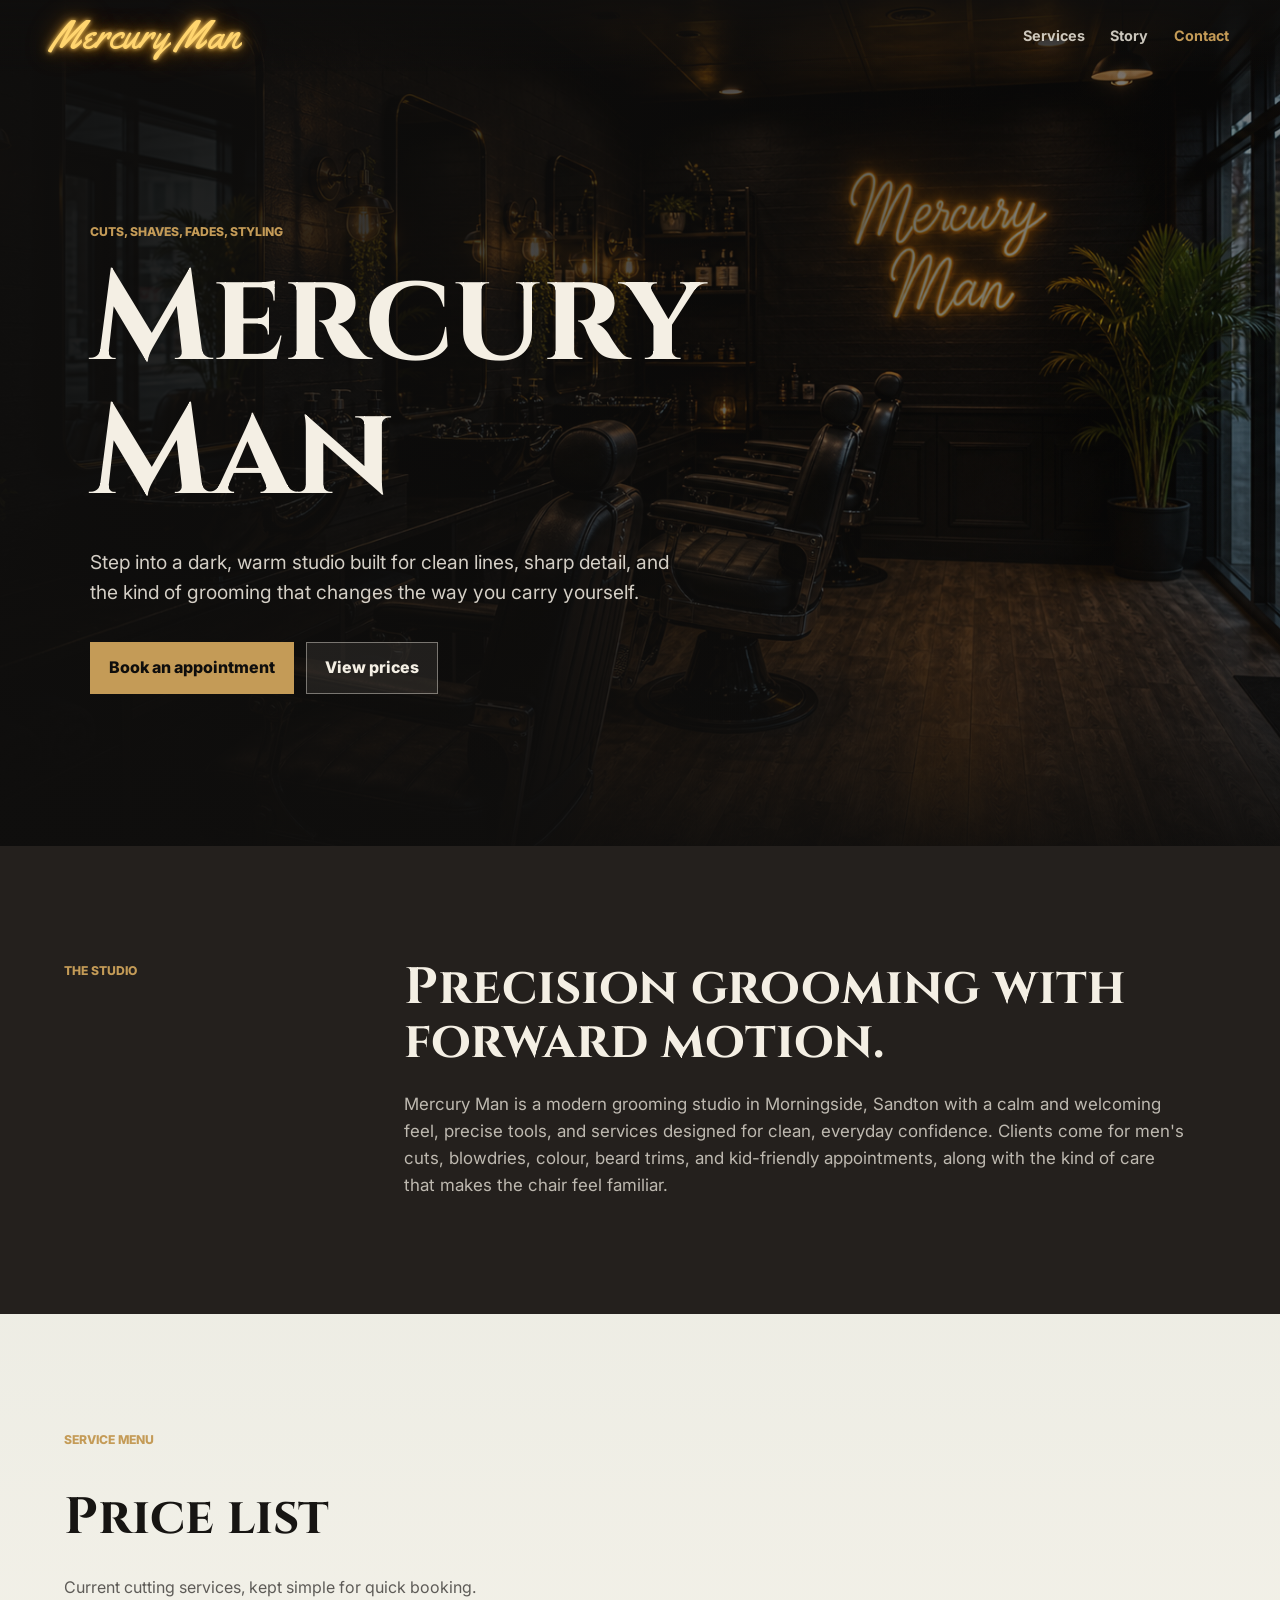
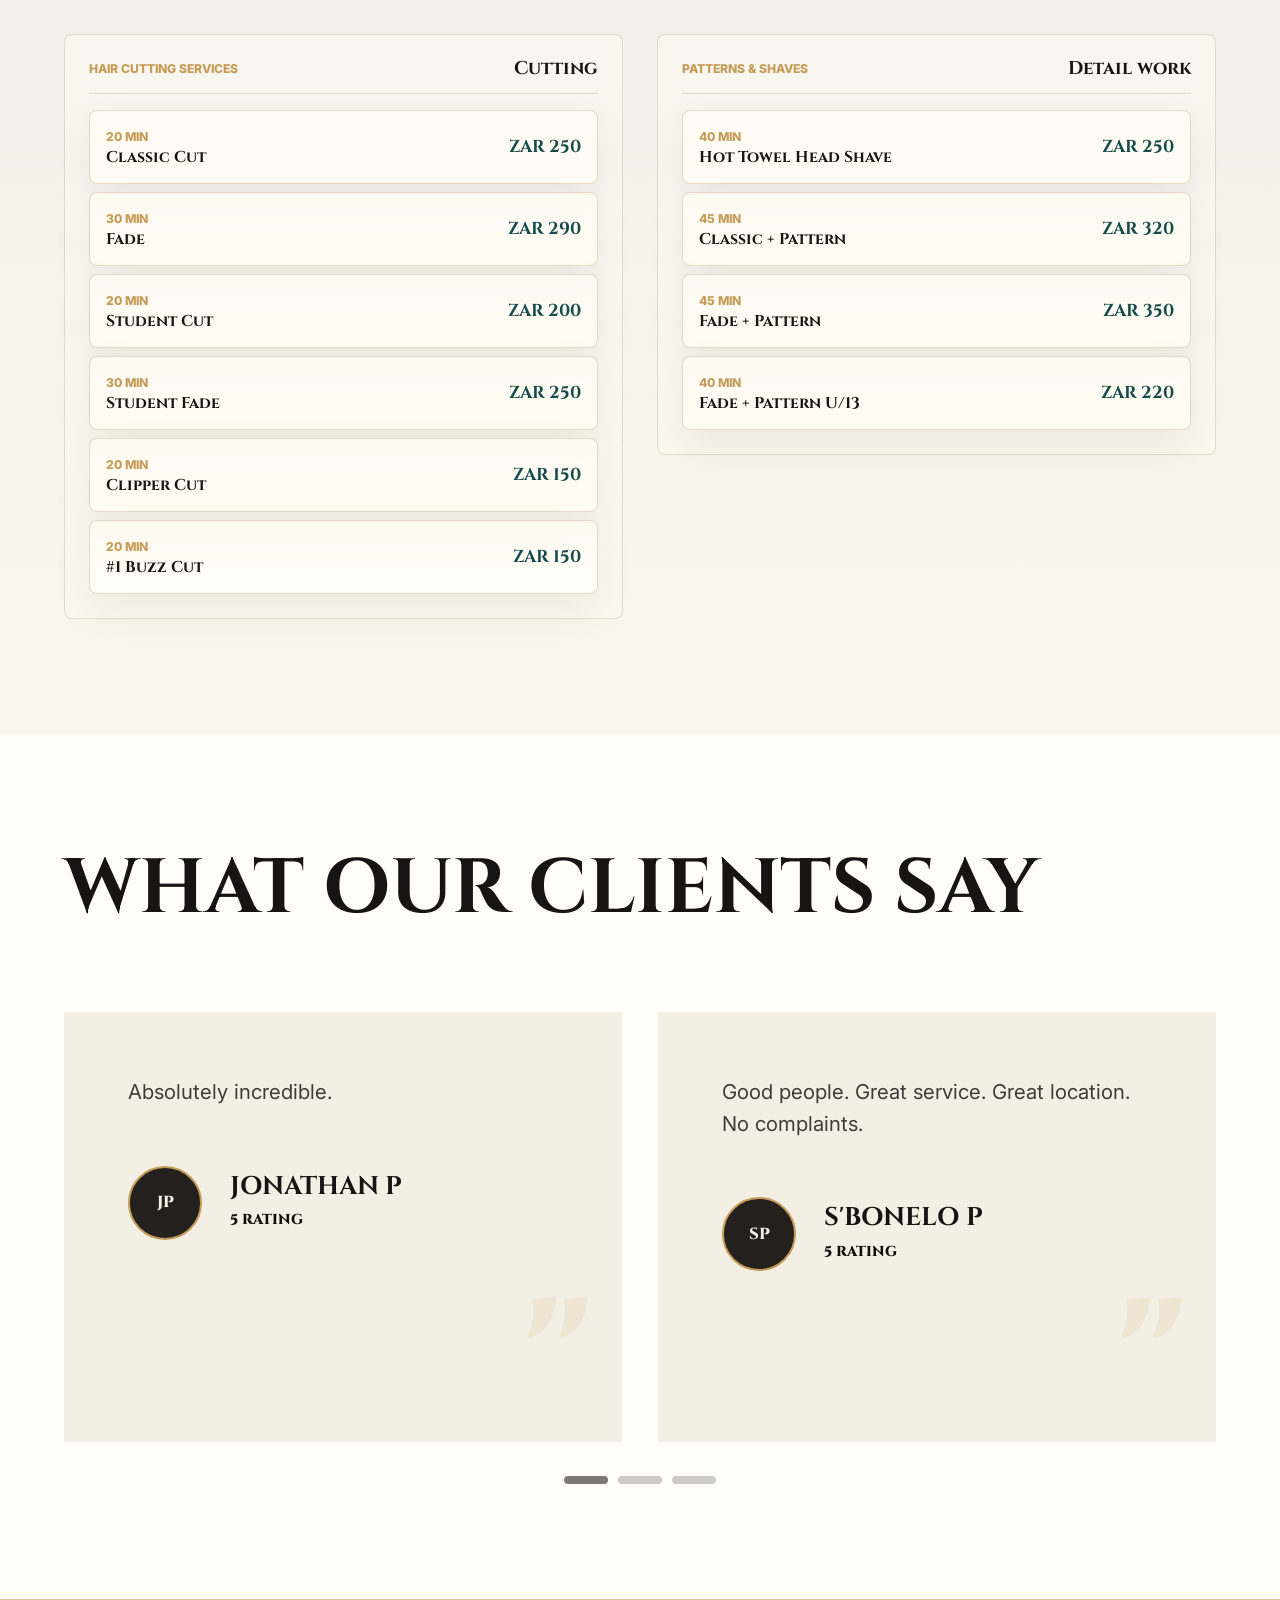
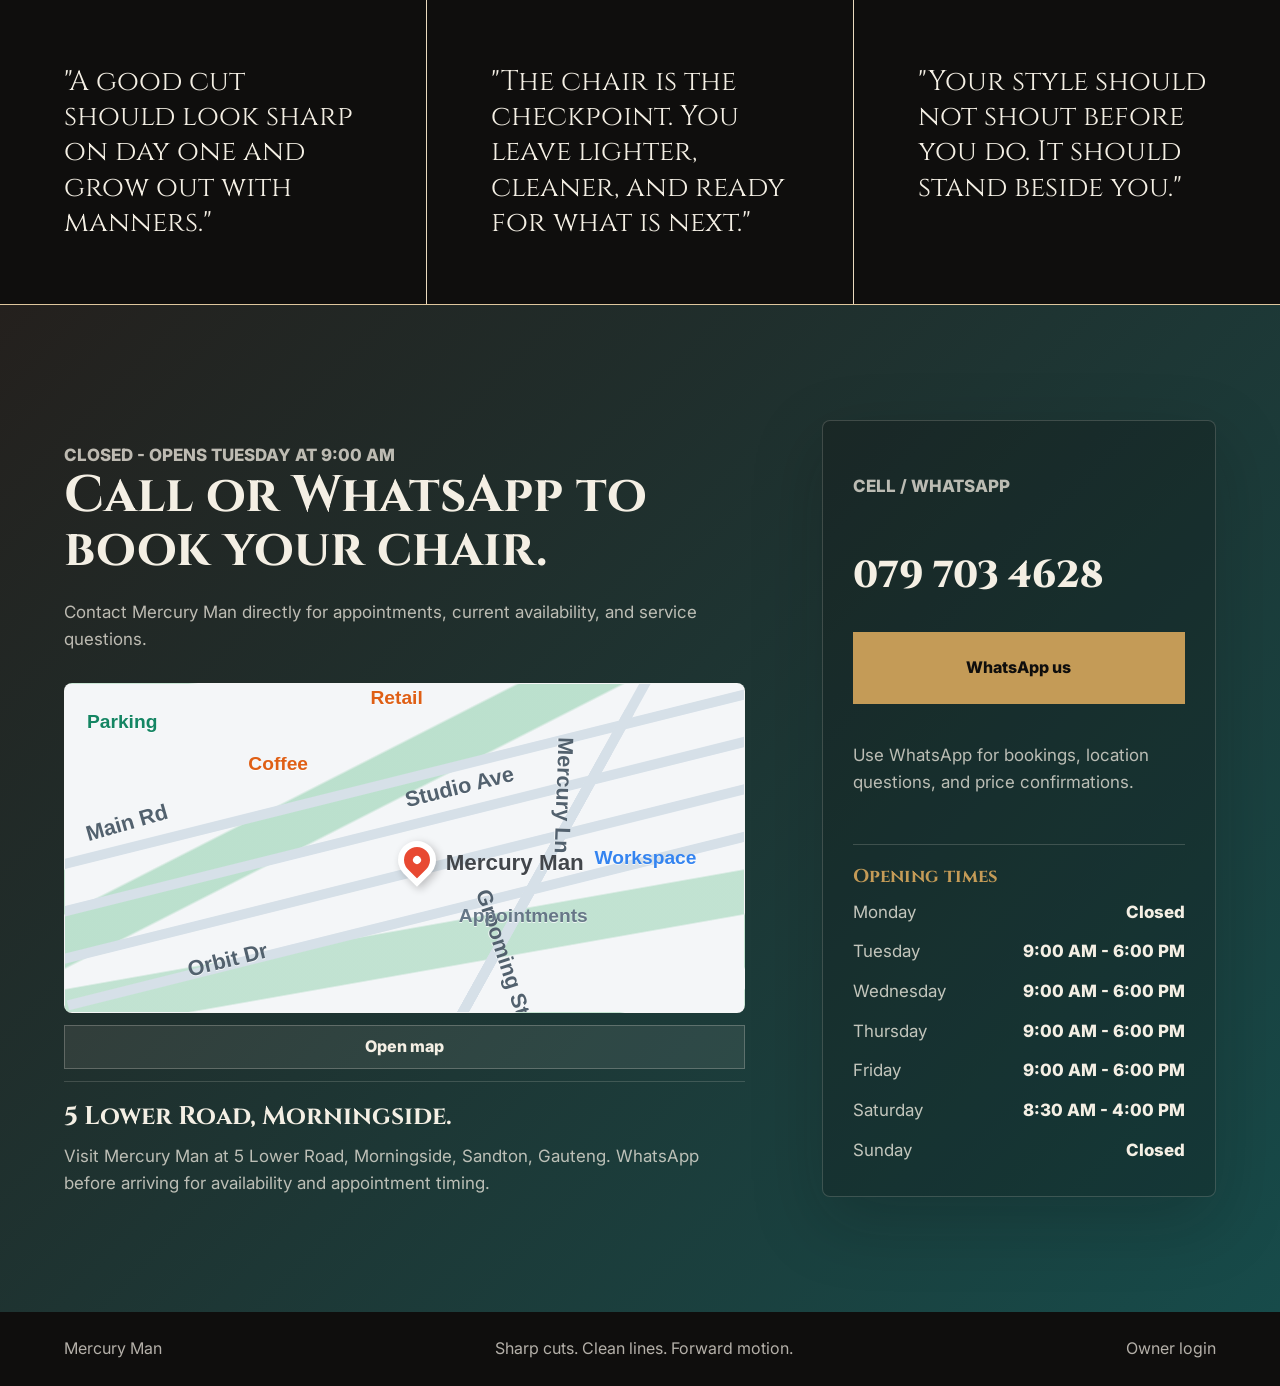
<file: index.html>
<!DOCTYPE html>
<html lang="en">
<head>
  <meta charset="UTF-8">
  <meta name="viewport" content="width=device-width, initial-scale=1.0">
  <title>Mercury Man | Men's Grooming Studio</title>
  <meta name="description" content="Mercury Man is a modern men's grooming studio in Morningside, Sandton for sharp cuts, beard trims, styling, colour, treatments, and confident everyday presentation.">
  <meta name="keywords" content="Mercury Man, men's grooming, barber, haircuts, beard trims, styling, Morningside, Sandton">
  <meta name="author" content="Mercury Man">
  <meta property="og:title" content="Mercury Man | Men's Grooming Studio">
  <meta property="og:description" content="Sharp cuts, clean beard work, styling, colour, and everyday grooming from Mercury Man in Morningside, Sandton.">
  <meta property="og:type" content="website">
  <meta property="og:image" content="assets/mercury-man-hero-indoor.png">
  <meta name="twitter:card" content="summary_large_image">
  <meta name="twitter:title" content="Mercury Man | Men's Grooming Studio">
  <meta name="twitter:description" content="Modern men's grooming with sharp detail and easy confidence.">
  <link rel="preconnect" href="https://fonts.googleapis.com">
  <link rel="preconnect" href="https://fonts.gstatic.com" crossorigin>
  <link href="https://fonts.googleapis.com/css2?family=Cinzel:wght@500;600;700&family=Inter:wght@400;500;600;700&family=Yellowtail&display=swap" rel="stylesheet">
  <link rel="stylesheet" href="styles.css">
</head>
<body>
  <header class="site-header" id="top">
    <a class="brand" href="#top" aria-label="Mercury Man home">
      <span class="brand-neon">Mercury Man</span>
    </a>
    <nav class="nav" aria-label="Primary navigation">
      <a href="#services">Services</a>
      <a href="#story">Story</a>
      <a href="#contact">Contact</a>
    </nav>
  </header>

  <main>
    <section class="hero" aria-labelledby="hero-title">
      <img src="assets/mercury-man-hero-indoor.png" alt="Warm dark Mercury Man grooming studio interior with amber neon sign" class="hero-image">
      <div class="hero-shade"></div>
      <div class="hero-content">
        <p class="eyebrow">Cuts, shaves, fades, styling</p>
        <h1 id="hero-title">Mercury Man</h1>
        <p class="hero-copy">
          Step into a dark, warm studio built for clean lines, sharp detail, and the kind of grooming that changes the way you carry yourself.
        </p>
        <div class="hero-actions">
          <a class="button primary" href="https://www.fresha.com/a/mercury-man-sandton-5-lower-road-pdoqp6mx?pId=2793353%250A" target="_blank" rel="noreferrer">Book an appointment</a>
          <a class="button secondary" href="#services">View prices</a>
        </div>
      </div>
    </section>

    <section class="intro" id="story" aria-labelledby="story-title">
      <div class="section-label">The studio</div>
      <div class="intro-copy">
        <h2 id="story-title">Precision grooming with forward motion.</h2>
        <p>
          Mercury Man is a modern grooming studio in Morningside, Sandton with a calm and welcoming feel, precise tools, and services designed for clean, everyday confidence. Clients come for men's cuts, blowdries, colour, beard trims, and kid-friendly appointments, along with the kind of care that makes the chair feel familiar.
        </p>
      </div>
    </section>

    <section class="services" id="services" aria-labelledby="services-title">
      <div class="section-heading">
        <p class="eyebrow">Service menu</p>
        <h2 id="services-title">Price list</h2>
        <p class="section-note">Current cutting services, kept simple for quick booking.</p>
      </div>

      <div class="service-categories price-list">
        <section class="service-column" aria-labelledby="hair-services-title">
          <div class="category-heading">
            <p class="eyebrow">Hair cutting services</p>
            <h3 id="hair-services-title">Cutting</h3>
          </div>
          <div class="service-stack">
            <article class="service-card compact-service">
              <div>
                <p class="service-type">20 min</p>
                <h4>Classic Cut</h4>
              </div>
              <strong>ZAR 250</strong>
            </article>
            <article class="service-card compact-service">
              <div>
                <p class="service-type">30 min</p>
                <h4>Fade</h4>
              </div>
              <strong>ZAR 290</strong>
            </article>
            <article class="service-card compact-service">
              <div>
                <p class="service-type">20 min</p>
                <h4>Student Cut</h4>
              </div>
              <strong>ZAR 200</strong>
            </article>
            <article class="service-card compact-service">
              <div>
                <p class="service-type">30 min</p>
                <h4>Student Fade</h4>
              </div>
              <strong>ZAR 250</strong>
            </article>
            <article class="service-card compact-service">
              <div>
                <p class="service-type">20 min</p>
                <h4>Clipper Cut</h4>
              </div>
              <strong>ZAR 150</strong>
            </article>
            <article class="service-card compact-service">
              <div>
                <p class="service-type">20 min</p>
                <h4>#1 Buzz Cut</h4>
              </div>
              <strong>ZAR 150</strong>
            </article>
          </div>
        </section>

        <section class="service-column" aria-labelledby="beard-services-title">
          <div class="category-heading">
            <p class="eyebrow">Patterns & shaves</p>
            <h3 id="beard-services-title">Detail work</h3>
          </div>
          <div class="service-stack">
            <article class="service-card compact-service">
              <div>
                <p class="service-type">40 min</p>
                <h4>Hot Towel Head Shave</h4>
              </div>
              <strong>ZAR 250</strong>
            </article>
            <article class="service-card compact-service">
              <div>
                <p class="service-type">45 min</p>
                <h4>Classic + Pattern</h4>
              </div>
              <strong>ZAR 320</strong>
            </article>
            <article class="service-card compact-service">
              <div>
                <p class="service-type">45 min</p>
                <h4>Fade + Pattern</h4>
              </div>
              <strong>ZAR 350</strong>
            </article>
            <article class="service-card compact-service">
              <div>
                <p class="service-type">40 min</p>
                <h4>Fade + Pattern U/13</h4>
              </div>
              <strong>ZAR 220</strong>
            </article>
          </div>
        </section>
      </div>
    </section>

    <section class="reviews" id="reviews" aria-labelledby="reviews-title">
      <div class="reviews-heading">
        <h2 id="reviews-title">What our clients say</h2>
      </div>
      <div class="reviews-window" aria-live="polite">
        <div class="reviews-track">
          <article class="review-card">
            <p class="review-copy">
              Absolutely incredible.
            </p>
            <div class="review-person">
              <span class="review-avatar">JP</span>
              <div>
                <h3>Jonathan P</h3>
                <p>5 rating</p>
              </div>
            </div>
            <span class="review-mark">"</span>
          </article>
          <article class="review-card">
            <p class="review-copy">
              Good people. Great service. Great location. No complaints.
            </p>
            <div class="review-person">
              <span class="review-avatar">SP</span>
              <div>
                <h3>S'bonelo P</h3>
                <p>5 rating</p>
              </div>
            </div>
            <span class="review-mark">"</span>
          </article>
          <article class="review-card">
            <p class="review-copy">
              Will definitely be back.
            </p>
            <div class="review-person">
              <span class="review-avatar">MK</span>
              <div>
                <h3>Malakai K</h3>
                <p>5 rating</p>
              </div>
            </div>
            <span class="review-mark">"</span>
          </article>
          <article class="review-card">
            <p class="review-copy">
              Clean, professional and stylist was super gentle and patient with my 4 year old. Perfection is an understatement!
            </p>
            <div class="review-person">
              <span class="review-avatar">CV</span>
              <div>
                <h3>Chris V</h3>
                <p>5 rating</p>
              </div>
            </div>
            <span class="review-mark">"</span>
          </article>
        </div>
      </div>
      <div class="review-dots" aria-label="Review carousel position">
        <button type="button" class="active" aria-label="Show reviews 1 and 2"></button>
        <button type="button" aria-label="Show reviews 2 and 3"></button>
        <button type="button" aria-label="Show reviews 3 and 4"></button>
      </div>
    </section>

    <section class="quotes" id="quotes" aria-label="Grooming quotes">
      <blockquote>
        <p>"A good cut should look sharp on day one and grow out with manners."</p>
      </blockquote>
      <blockquote>
        <p>"The chair is the checkpoint. You leave lighter, cleaner, and ready for what is next."</p>
      </blockquote>
      <blockquote>
        <p>"Your style should not shout before you do. It should stand beside you."</p>
      </blockquote>
    </section>

    <section class="booking" id="book" aria-labelledby="book-title">
      <div>
        <p class="eyebrow">Closed - opens Tuesday at 9:00 AM</p>
        <h2 id="book-title">Call or WhatsApp to book your chair.</h2>
        <p>
          Contact Mercury Man directly for appointments, current availability, and service questions.
        </p>
        <div class="booking-location" aria-label="Mercury Man appointment preview">
          <div class="static-map" role="img" aria-label="Abstract appointment map preview for Mercury Man">
            <span class="road south-road">Main Rd</span>
            <span class="road studio-road">Studio Ave</span>
            <span class="road joyce-road">Mercury Ln</span>
            <span class="road david-road">Grooming St</span>
            <span class="road rubenstein-road">Orbit Dr</span>
            <span class="map-place virgin">Parking</span>
            <span class="map-place table">Coffee</span>
            <span class="map-place retail">Retail</span>
            <span class="map-place tech">Workspace</span>
            <span class="map-place little">Appointments</span>
            <span class="map-pin"></span>
            <span class="map-label">Mercury Man</span>
          </div>
          <a class="pin-link" href="https://www.google.com/maps/search/?api=1&query=5%20Lower%20Road%2C%20Morningside%2C%20Sandton%2C%20Gauteng" target="_blank" rel="noreferrer">Open map</a>
          <div class="booking-address">
            <h3>5 Lower Road, Morningside.</h3>
            <p>
              Visit Mercury Man at 5 Lower Road, Morningside, Sandton, Gauteng. WhatsApp before arriving for availability and appointment timing.
            </p>
          </div>
        </div>
      </div>
      <div class="contact-panel" id="contact" aria-label="Booking contact details">
        <p class="contact-label">Cell / WhatsApp</p>
        <a class="contact-number" href="tel:+27797034628">079 703 4628</a>
        <a class="button primary whatsapp-button" href="https://wa.me/27797034628?text=Hi%20Mercury%20Man%2C%20I%27d%20like%20to%20book%20an%20appointment." target="_blank" rel="noreferrer">WhatsApp us</a>
        <p class="contact-note">Use WhatsApp for bookings, location questions, and price confirmations.</p>
        <div class="hours-list" aria-label="Opening times">
          <h3>Opening times</h3>
          <p><span>Monday</span><strong>Closed</strong></p>
          <p><span>Tuesday</span><strong>9:00 AM - 6:00 PM</strong></p>
          <p><span>Wednesday</span><strong>9:00 AM - 6:00 PM</strong></p>
          <p><span>Thursday</span><strong>9:00 AM - 6:00 PM</strong></p>
          <p><span>Friday</span><strong>9:00 AM - 6:00 PM</strong></p>
          <p><span>Saturday</span><strong>8:30 AM - 4:00 PM</strong></p>
          <p><span>Sunday</span><strong>Closed</strong></p>
        </div>
      </div>
    </section>
  </main>

  <footer class="footer">
    <p>Mercury Man</p>
    <p>Sharp cuts. Clean lines. Forward motion.</p>
    <a href="admin.html">Owner login</a>
  </footer>

  <script src="script.js"></script>
</body>
</html>
</file>
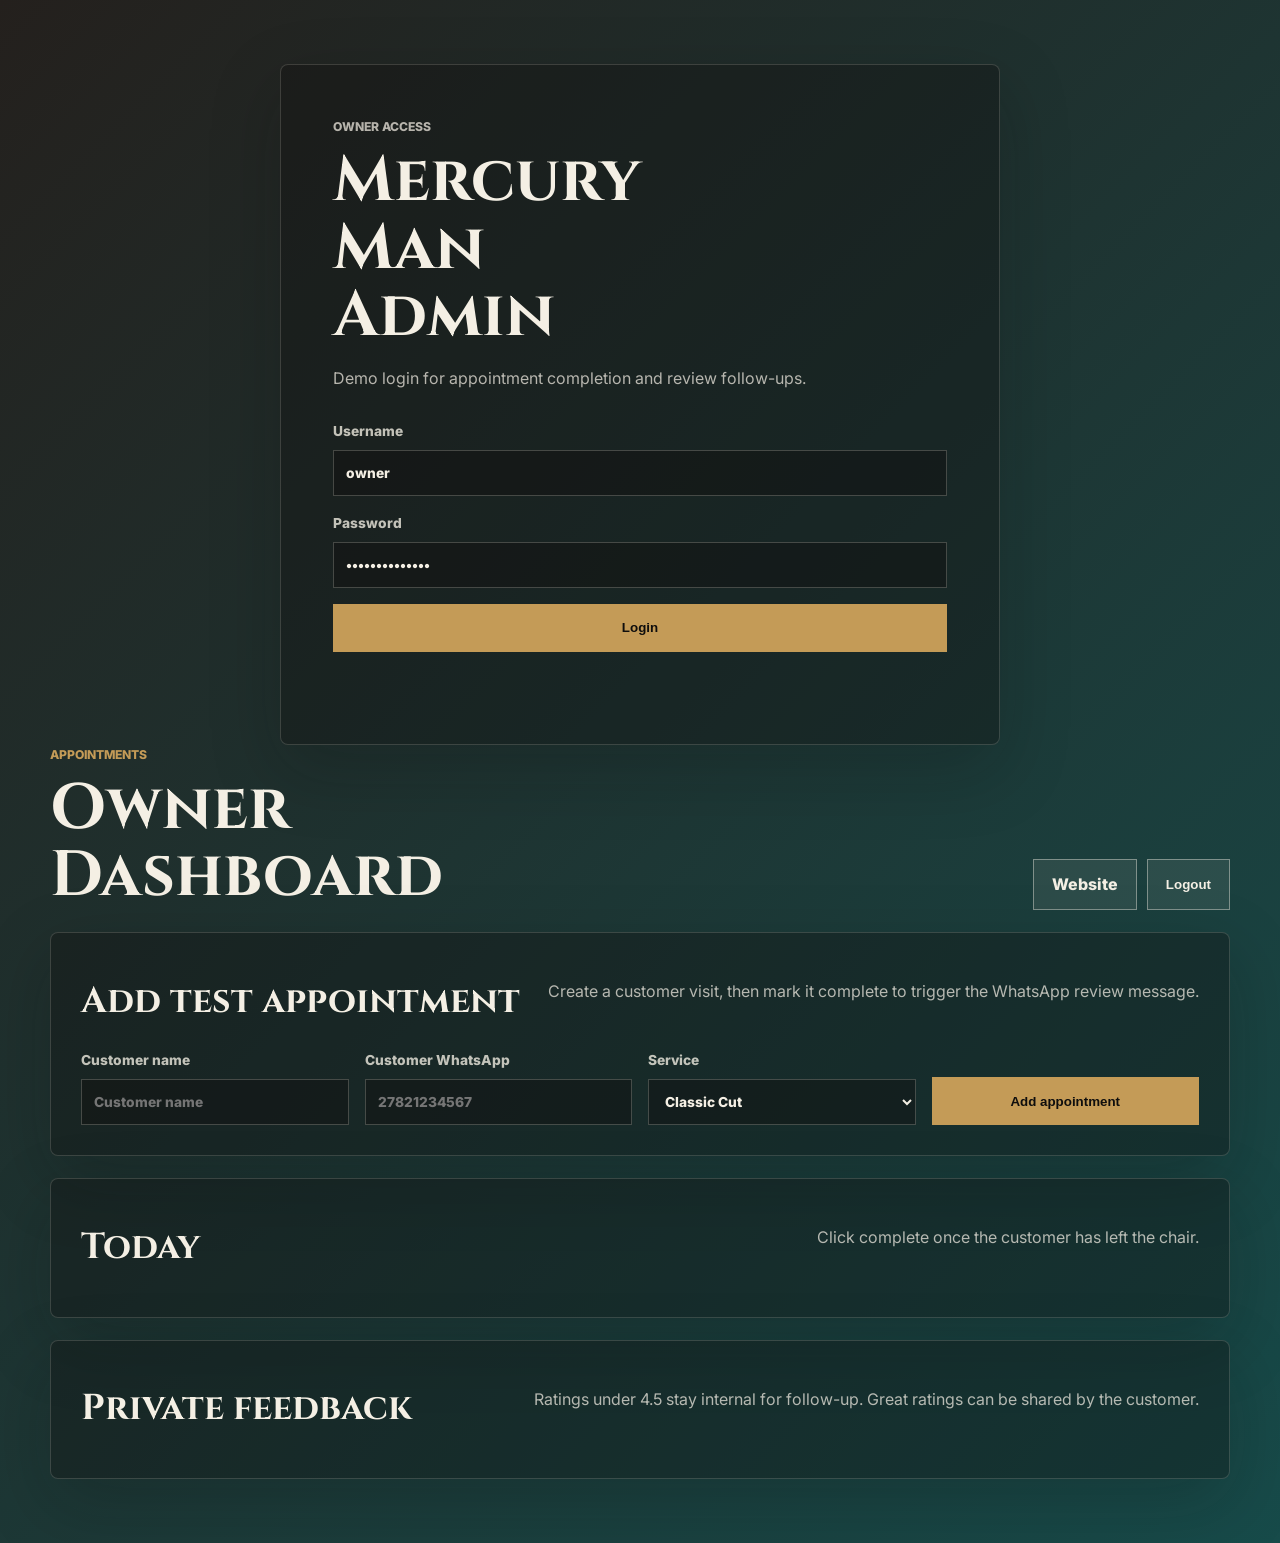
<file: admin.html>
<!DOCTYPE html>
<html lang="en">
<head>
  <meta charset="UTF-8">
  <meta name="viewport" content="width=device-width, initial-scale=1.0">
  <title>Mercury Man | Owner Admin</title>
  <link rel="preconnect" href="https://fonts.googleapis.com">
  <link rel="preconnect" href="https://fonts.gstatic.com" crossorigin>
  <link href="https://fonts.googleapis.com/css2?family=Cinzel:wght@500;600;700&family=Inter:wght@400;500;600;700;800&display=swap" rel="stylesheet">
  <link rel="stylesheet" href="styles.css">
  <link rel="stylesheet" href="admin.css">
</head>
<body class="admin-body">
  <main class="admin-shell">
    <section class="admin-login" data-login-panel>
      <p class="eyebrow">Owner access</p>
      <h1>Mercury Man Admin</h1>
      <p>Demo login for appointment completion and review follow-ups.</p>
      <form class="admin-form" data-login-form>
        <label>
          Username
          <input type="text" name="username" value="owner" autocomplete="username">
        </label>
        <label>
          Password
          <input type="password" name="password" value="mercuryman2026" autocomplete="current-password">
        </label>
        <button class="button primary" type="submit">Login</button>
        <p class="admin-note" data-login-note></p>
      </form>
    </section>

    <section class="admin-dashboard" data-dashboard hidden>
      <header class="admin-topbar">
        <div>
          <p class="eyebrow">Appointments</p>
          <h1>Owner Dashboard</h1>
        </div>
        <div class="admin-actions">
          <a class="button secondary" href="index.html">Website</a>
          <button class="button secondary" type="button" data-logout>Logout</button>
        </div>
      </header>

      <section class="admin-panel">
        <div class="panel-heading">
          <h2>Add test appointment</h2>
          <p>Create a customer visit, then mark it complete to trigger the WhatsApp review message.</p>
        </div>
        <form class="appointment-form" data-appointment-form>
          <label>
            Customer name
            <input type="text" name="name" placeholder="Customer name" required>
          </label>
          <label>
            Customer WhatsApp
            <input type="tel" name="phone" placeholder="27821234567" required>
          </label>
          <label>
            Service
            <select name="service" required>
              <option>Classic Cut</option>
              <option>Fade</option>
              <option>Student Cut</option>
              <option>Student Fade</option>
              <option>Clipper Cut</option>
              <option>#1 Buzz Cut</option>
              <option>Hot Towel Head Shave</option>
              <option>Classic + Pattern</option>
              <option>Fade + Pattern</option>
              <option>Fade + Pattern U/13</option>
            </select>
          </label>
          <button class="button primary" type="submit">Add appointment</button>
        </form>
      </section>

      <section class="admin-panel">
        <div class="panel-heading">
          <h2>Today</h2>
          <p>Click complete once the customer has left the chair.</p>
        </div>
        <div class="appointment-list" data-appointment-list></div>
      </section>

      <section class="admin-panel">
        <div class="panel-heading">
          <h2>Private feedback</h2>
          <p>Ratings under 4.5 stay internal for follow-up. Great ratings can be shared by the customer.</p>
        </div>
        <div class="feedback-list" data-feedback-list></div>
      </section>
    </section>
  </main>
  <script src="admin.js"></script>
</body>
</html>
</file>
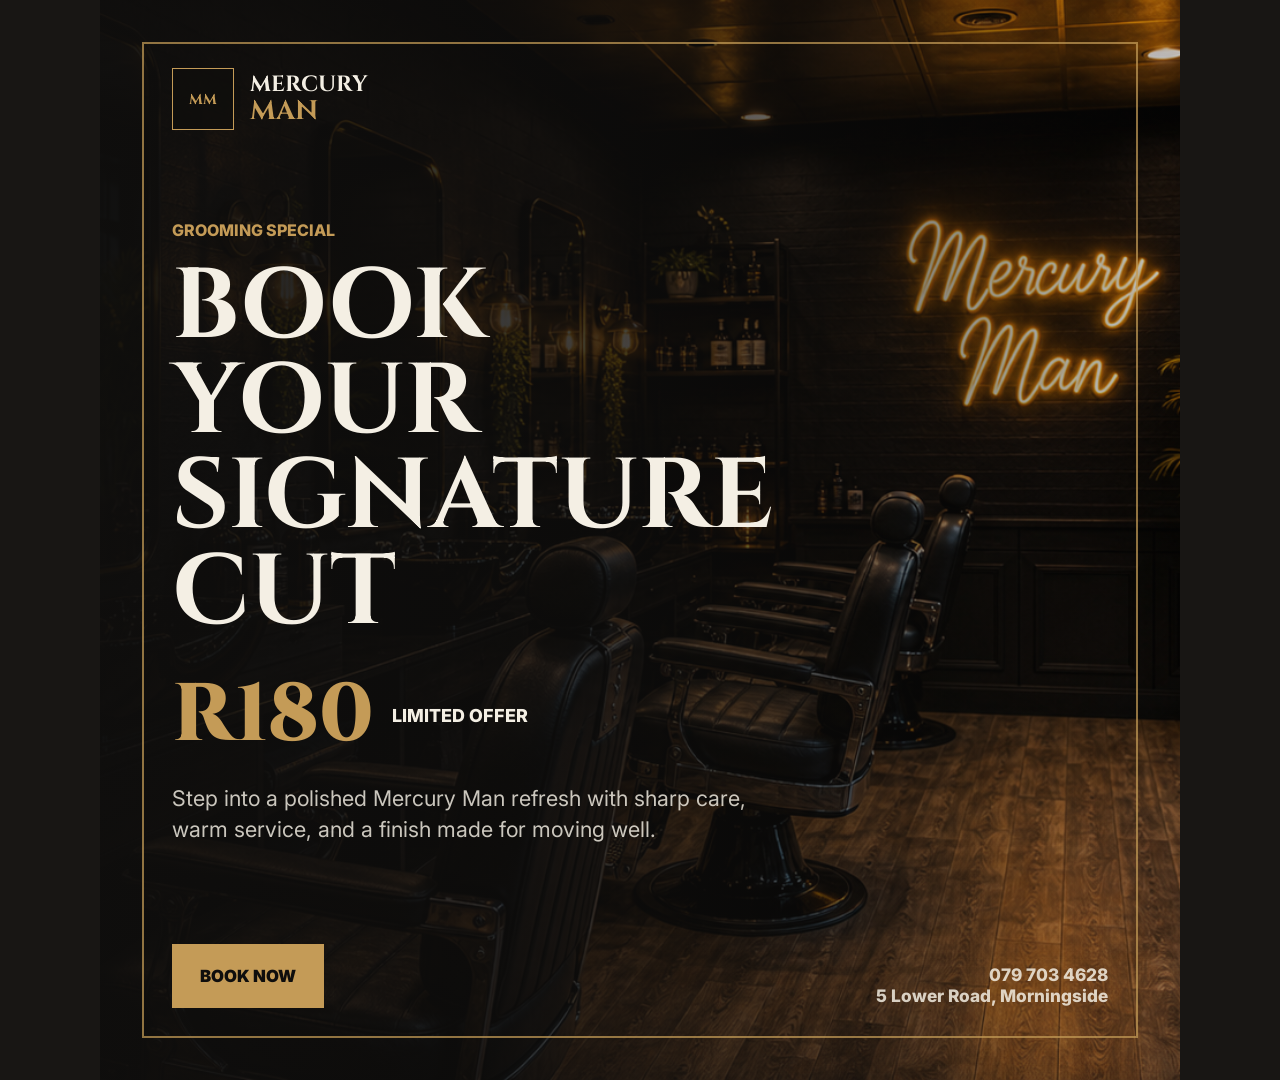
<file: mercury-man-special.html>
<!DOCTYPE html>
<html lang="en">
<head>
  <meta charset="UTF-8">
  <meta name="viewport" content="width=device-width, initial-scale=1.0">
  <title>Mercury Man | Grooming Special</title>
  <meta name="description" content="A Mercury Man grooming special for sharp cuts, clean detail, and a confident finish.">
  <link rel="preconnect" href="https://fonts.googleapis.com">
  <link rel="preconnect" href="https://fonts.gstatic.com" crossorigin>
  <link href="https://fonts.googleapis.com/css2?family=Cinzel:wght@500;600;700&family=Inter:wght@500;700;800&display=swap" rel="stylesheet">
  <style>
    :root {
      --coal: #0f0e0d;
      --charcoal: #24201d;
      --cream: #f4efe4;
      --brass: #c49b57;
      --teal: #174b4a;
    }

    * {
      box-sizing: border-box;
    }

    body {
      min-height: 100vh;
      margin: 0;
      display: grid;
      place-items: center;
      background: #181614;
      font-family: "Inter", Arial, sans-serif;
    }

    .post {
      position: relative;
      width: min(1080px, 100vw);
      aspect-ratio: 1;
      overflow: hidden;
      color: var(--cream);
      background:
        linear-gradient(90deg, rgba(15, 14, 13, 0.96), rgba(15, 14, 13, 0.78) 48%, rgba(15, 14, 13, 0.24)),
        url("assets/mercury-man-hero-indoor.png") center / cover;
      isolation: isolate;
    }

    .post::before {
      content: "";
      position: absolute;
      inset: 42px;
      border: 2px solid rgba(196, 155, 87, 0.72);
      z-index: -1;
    }

    .brand {
      position: absolute;
      top: 68px;
      left: 72px;
      display: inline-flex;
      align-items: center;
      gap: 16px;
      font-family: "Cinzel", Georgia, serif;
      font-weight: 700;
      text-transform: uppercase;
    }

    .brand-mark {
      display: grid;
      width: 62px;
      height: 62px;
      place-items: center;
      border: 1px solid var(--brass);
      color: var(--brass);
      background: rgba(15, 14, 13, 0.76);
      font-size: 0.9rem;
    }

    .brand-name {
      display: grid;
      gap: 2px;
      font-size: 1.38rem;
      line-height: 1.04;
    }

    .brand-name span:last-child {
      color: var(--brass);
      font-size: 1.22em;
    }

    .content {
      width: min(760px, calc(100% - 144px));
      padding: 220px 0 0 72px;
    }

    .eyebrow {
      margin: 0 0 20px;
      color: var(--brass);
      font-size: 1rem;
      font-weight: 800;
      letter-spacing: 0;
      text-transform: uppercase;
    }

    h1 {
      max-width: 9ch;
      margin: 0;
      font-family: "Cinzel", Georgia, serif;
      font-size: 6.2rem;
      line-height: 0.96;
      letter-spacing: 0;
      text-transform: uppercase;
    }

    .price {
      display: inline-flex;
      margin: 34px 0 0;
      align-items: center;
      gap: 18px;
      color: var(--brass);
      font-family: "Cinzel", Georgia, serif;
      font-size: 5.1rem;
      font-weight: 800;
      line-height: 1;
    }

    .price span {
      color: var(--cream);
      font-family: "Inter", Arial, sans-serif;
      font-size: 1.12rem;
      font-weight: 800;
      text-transform: uppercase;
    }

    .copy {
      max-width: 610px;
      margin: 26px 0 0;
      color: rgba(244, 239, 228, 0.82);
      font-size: 1.35rem;
      line-height: 1.45;
    }

    .cta {
      position: absolute;
      left: 72px;
      bottom: 72px;
      display: inline-flex;
      min-height: 64px;
      align-items: center;
      justify-content: center;
      padding: 18px 28px;
      color: var(--coal);
      background: var(--brass);
      font-size: 1.05rem;
      font-weight: 900;
      text-transform: uppercase;
    }

    .contact {
      position: absolute;
      right: 72px;
      bottom: 74px;
      color: rgba(244, 239, 228, 0.84);
      font-size: 1.08rem;
      font-weight: 800;
      text-align: right;
    }
  </style>
</head>
<body>
  <main class="post" aria-label="Mercury Man grooming special social post">
    <div class="brand">
      <span class="brand-mark">MM</span>
      <span class="brand-name">
        <span>Mercury</span>
        <span>Man</span>
      </span>
    </div>
    <section class="content">
      <p class="eyebrow">Grooming Special</p>
      <h1>Book your signature cut</h1>
      <div class="price">R180 <span>limited offer</span></div>
      <p class="copy">Step into a polished Mercury Man refresh with sharp care, warm service, and a finish made for moving well.</p>
    </section>
    <div class="cta">Book now</div>
    <div class="contact">079 703 4628<br>5 Lower Road, Morningside</div>
  </main>
</body>
</html>
</file>
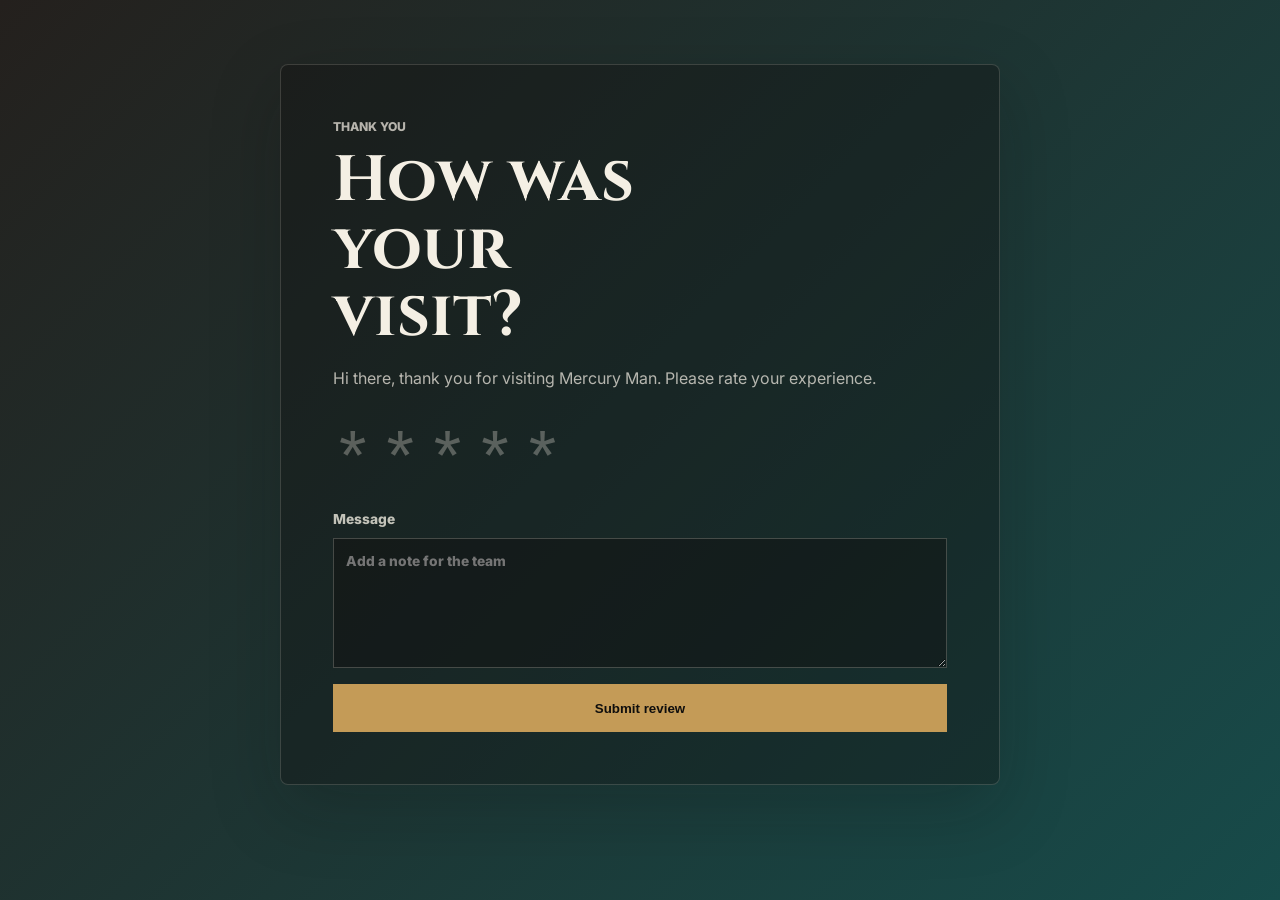
<file: review.html>
<!DOCTYPE html>
<html lang="en">
<head>
  <meta charset="UTF-8">
  <meta name="viewport" content="width=device-width, initial-scale=1.0">
  <title>Mercury Man | Review</title>
  <link rel="preconnect" href="https://fonts.googleapis.com">
  <link rel="preconnect" href="https://fonts.gstatic.com" crossorigin>
  <link href="https://fonts.googleapis.com/css2?family=Cinzel:wght@500;600;700&family=Inter:wght@400;500;600;700;800&display=swap" rel="stylesheet">
  <link rel="stylesheet" href="styles.css">
  <link rel="stylesheet" href="admin.css">
</head>
<body class="review-body">
  <main class="review-shell">
    <section class="review-card-panel">
      <p class="eyebrow">Thank you</p>
      <h1>How was your visit?</h1>
      <p data-review-intro>We hope you enjoyed your appointment at Mercury Man.</p>
      <form class="review-form" data-review-form>
        <div class="star-field" aria-label="Rating out of five">
          <button type="button" data-star="1">*</button>
          <button type="button" data-star="2">*</button>
          <button type="button" data-star="3">*</button>
          <button type="button" data-star="4">*</button>
          <button type="button" data-star="5">*</button>
        </div>
        <label>
          Message
          <textarea name="message" placeholder="Add a note for the team"></textarea>
        </label>
        <button class="button primary" type="submit">Submit review</button>
      </form>
      <div class="review-result" data-review-result hidden></div>
    </section>
  </main>
  <script src="review.js"></script>
</body>
</html>
</file>
<file: styles.css>
:root {
  --ink: #171513;
  --charcoal: #24201d;
  --coal: #0f0e0d;
  --cream: #f4efe4;
  --paper: #fbf7ee;
  --brass: #c49b57;
  --brass-dark: #8d6a35;
  --teal: #174b4a;
  --line: rgba(196, 155, 87, 0.32);
  --shadow: 0 24px 70px rgba(15, 14, 13, 0.22);
}

* {
  box-sizing: border-box;
}

html {
  scroll-behavior: smooth;
}

body {
  margin: 0;
  color: var(--ink);
  background: var(--paper);
  font-family: "Inter", Arial, sans-serif;
  line-height: 1.6;
}

a {
  color: inherit;
  text-decoration: none;
}

.site-header {
  position: fixed;
  top: 0;
  left: 0;
  z-index: 10;
  display: flex;
  align-items: center;
  justify-content: space-between;
  width: 100%;
  padding: 18px clamp(18px, 4vw, 56px);
  color: var(--cream);
  background: linear-gradient(180deg, rgba(15, 14, 13, 0.88), rgba(15, 14, 13, 0.25));
}

.brand {
  display: inline-flex;
  align-items: center;
  letter-spacing: 0;
}

.brand-neon {
  color: #ffd56f;
  font-family: "Yellowtail", "Brush Script MT", cursive;
  font-size: clamp(1.55rem, 3.2vw, 2.45rem);
  font-weight: 400;
  line-height: 0.9;
  text-shadow:
    0 0 4px rgba(255, 209, 105, 0.95),
    0 0 12px rgba(255, 177, 40, 0.72),
    0 0 28px rgba(255, 139, 21, 0.44);
  white-space: nowrap;
}

.nav {
  display: flex;
  align-items: center;
  gap: clamp(14px, 2vw, 30px);
  font-size: 0.9rem;
  font-weight: 700;
}

.nav a {
  opacity: 0.82;
}

.nav a:hover,
.nav a.active {
  color: var(--brass);
  opacity: 1;
}

.hero {
  position: relative;
  min-height: 94vh;
  display: grid;
  align-items: center;
  overflow: hidden;
  color: var(--cream);
  isolation: isolate;
}

.hero-image,
.hero-shade {
  position: absolute;
  inset: 0;
  width: 100%;
  height: 100%;
}

.hero-image {
  object-fit: cover;
  z-index: -2;
}

.hero-shade {
  z-index: -1;
  background:
    linear-gradient(90deg, rgba(15, 14, 13, 0.94) 0%, rgba(15, 14, 13, 0.68) 42%, rgba(15, 14, 13, 0.18) 100%),
    linear-gradient(180deg, rgba(15, 14, 13, 0.42) 0%, rgba(15, 14, 13, 0.18) 54%, rgba(15, 14, 13, 0.92) 100%);
}

.hero-content {
  width: min(680px, calc(100% - 36px));
  margin-left: clamp(18px, 7vw, 98px);
  padding-top: 70px;
}

.eyebrow,
.section-label,
.service-type {
  margin: 0 0 12px;
  color: var(--brass);
  font-size: 0.76rem;
  font-weight: 800;
  letter-spacing: 0;
  text-transform: uppercase;
}

h1,
h2,
h3,
h4 {
  margin: 0;
  font-family: "Cinzel", Georgia, serif;
  line-height: 1.05;
  letter-spacing: 0;
}

h1 {
  max-width: 8ch;
  font-size: clamp(4rem, 10vw, 9.5rem);
}

h2 {
  font-size: clamp(2.05rem, 4vw, 4.25rem);
}

h3 {
  font-size: 1.16rem;
}

h4 {
  font-size: 1.04rem;
}

.hero-copy {
  max-width: 610px;
  margin: 24px 0 0;
  color: rgba(244, 239, 228, 0.86);
  font-size: clamp(1.03rem, 1.5vw, 1.26rem);
}

.hero-actions {
  display: flex;
  flex-wrap: wrap;
  gap: 12px;
  margin-top: 34px;
}

.button {
  display: inline-flex;
  min-height: 48px;
  align-items: center;
  justify-content: center;
  border: 1px solid transparent;
  padding: 12px 18px;
  font-weight: 800;
  cursor: pointer;
}

.button.primary {
  color: var(--coal);
  background: var(--brass);
}

.button.secondary {
  color: var(--cream);
  border-color: rgba(244, 239, 228, 0.42);
  background: rgba(244, 239, 228, 0.08);
}

.intro,
.services,
.reviews,
.booking,
.visit {
  padding: clamp(64px, 9vw, 118px) clamp(18px, 5vw, 72px);
}

.intro {
  display: grid;
  grid-template-columns: minmax(160px, 0.34fr) minmax(0, 1fr);
  gap: clamp(22px, 5vw, 76px);
  color: var(--cream);
  background: var(--charcoal);
}

.intro-copy p,
.booking p {
  max-width: 780px;
  margin: 22px 0 0;
  color: rgba(244, 239, 228, 0.74);
  font-size: 1.06rem;
}

.services {
  background:
    linear-gradient(180deg, rgba(23, 75, 74, 0.06), rgba(23, 75, 74, 0)),
    var(--paper);
}

.section-heading {
  display: grid;
  grid-template-columns: 1fr;
  align-items: end;
  gap: 30px;
  margin-bottom: 34px;
}

.section-heading h2 {
  max-width: 12ch;
}

.section-note {
  max-width: 720px;
  margin: 0;
  color: rgba(23, 21, 19, 0.68);
  font-size: 1rem;
}

.service-categories {
  display: grid;
  grid-template-columns: repeat(2, minmax(0, 1fr));
  gap: clamp(18px, 3vw, 34px);
  align-items: start;
}

.service-column {
  display: grid;
  gap: 16px;
  padding: clamp(16px, 2.4vw, 24px);
  border: 1px solid rgba(141, 106, 53, 0.2);
  border-radius: 8px;
  background: rgba(255, 252, 245, 0.45);
}

.category-heading {
  display: flex;
  align-items: end;
  justify-content: space-between;
  gap: 16px;
  padding-bottom: 14px;
  border-bottom: 1px solid rgba(141, 106, 53, 0.22);
}

.category-heading .eyebrow {
  margin: 0;
}

.service-stack {
  display: grid;
  gap: 8px;
}

.service-card {
  display: flex;
  min-height: 118px;
  justify-content: space-between;
  gap: 22px;
  padding: 18px;
  border: 1px solid rgba(141, 106, 53, 0.22);
  border-radius: 8px;
  background: rgba(255, 252, 245, 0.74);
  box-shadow: 0 16px 42px rgba(36, 32, 29, 0.07);
  transition: transform 180ms ease, box-shadow 180ms ease, border-color 180ms ease, background 180ms ease;
}

.service-card:hover {
  transform: translateY(-5px);
  border-color: rgba(196, 155, 87, 0.54);
  background: rgba(255, 252, 245, 0.96);
  box-shadow: 0 24px 62px rgba(36, 32, 29, 0.18);
}

.service-card p:not(.service-type) {
  margin: 12px 0 0;
  color: rgba(23, 21, 19, 0.68);
}

.service-card strong {
  flex: 0 0 auto;
  color: var(--teal);
  font-family: "Cinzel", Georgia, serif;
  font-size: 1.08rem;
  white-space: nowrap;
}

.compact-service {
  min-height: 74px;
  align-items: center;
  padding: 14px 16px;
}

.compact-service .service-type {
  margin-bottom: 4px;
}

.compact-service h4 {
  font-size: 0.98rem;
}

.reviews {
  overflow: hidden;
  background: #fffdf7;
}

.reviews-heading h2 {
  color: var(--ink);
  font-size: clamp(2.7rem, 6vw, 5.8rem);
  text-transform: uppercase;
}

.reviews-window {
  overflow: hidden;
  margin-top: clamp(42px, 7vw, 82px);
}

.reviews-track {
  --review-index: 0;
  display: grid;
  grid-auto-columns: calc((100% - 36px) / 2);
  grid-auto-flow: column;
  gap: 36px;
  transform: translateX(calc(var(--review-index) * -1 * (100% + 36px) / 2));
  transition: transform 620ms ease;
}

.review-card {
  position: relative;
  min-height: 430px;
  padding: clamp(34px, 5vw, 78px);
  overflow: hidden;
  background: var(--cream);
}

.review-copy {
  max-width: 560px;
  margin: 0;
  color: rgba(23, 21, 19, 0.82);
  font-size: clamp(1.12rem, 1.6vw, 1.52rem);
  line-height: 1.55;
}

.review-person {
  display: flex;
  align-items: center;
  gap: 28px;
  margin-top: clamp(32px, 5vw, 58px);
}

.review-avatar {
  display: grid;
  width: 74px;
  height: 74px;
  flex: 0 0 auto;
  place-items: center;
  border: 2px solid var(--brass);
  border-radius: 50%;
  color: var(--cream);
  background: var(--charcoal);
  font-family: "Cinzel", Georgia, serif;
  font-weight: 800;
}

.review-person h3 {
  font-size: clamp(1.25rem, 2vw, 2rem);
  text-transform: uppercase;
}

.review-person p {
  margin: 8px 0 0;
  color: var(--coal);
  font-family: "Cinzel", Georgia, serif;
  font-size: 0.9rem;
  font-weight: 800;
  text-transform: uppercase;
}

.review-mark {
  position: absolute;
  right: 28px;
  bottom: -12px;
  color: rgba(196, 155, 87, 0.12);
  font-family: "Cinzel", Georgia, serif;
  font-size: 12rem;
  font-weight: 800;
  line-height: 0.8;
}

.review-dots {
  display: flex;
  justify-content: center;
  gap: 10px;
  margin-top: 34px;
}

.review-dots button {
  width: 44px;
  height: 8px;
  border: 0;
  border-radius: 999px;
  background: rgba(23, 21, 19, 0.22);
  cursor: pointer;
}

.review-dots button.active {
  background: rgba(23, 21, 19, 0.56);
}

.quotes {
  display: grid;
  grid-template-columns: repeat(3, minmax(0, 1fr));
  gap: 1px;
  background: var(--line);
  border-top: 1px solid var(--line);
  border-bottom: 1px solid var(--line);
}

.quotes blockquote {
  margin: 0;
  padding: clamp(34px, 5vw, 66px);
  background: var(--coal);
}

.quotes p {
  margin: 0;
  color: var(--cream);
  font-family: "Cinzel", Georgia, serif;
  font-size: clamp(1.25rem, 2.2vw, 2.1rem);
  line-height: 1.25;
}

.booking {
  display: grid;
  grid-template-columns: minmax(0, 0.95fr) minmax(320px, 0.55fr);
  gap: clamp(28px, 6vw, 88px);
  color: var(--cream);
  background: linear-gradient(135deg, var(--charcoal), var(--teal));
}

.contact-panel {
  display: grid;
  gap: 16px;
  padding: clamp(20px, 3vw, 30px);
  border: 1px solid rgba(244, 239, 228, 0.18);
  border-radius: 8px;
  background: rgba(15, 14, 13, 0.26);
  box-shadow: var(--shadow);
}

.contact-label,
.contact-note {
  margin: 0;
  color: rgba(244, 239, 228, 0.72);
}

.contact-label {
  color: var(--brass);
  font-size: 0.76rem;
  font-weight: 800;
  text-transform: uppercase;
}

.contact-number {
  display: inline-flex;
  align-items: center;
  min-height: 54px;
  color: var(--cream);
  font-family: "Cinzel", Georgia, serif;
  font-size: clamp(1.55rem, 3vw, 2.35rem);
  font-weight: 800;
}

.whatsapp-button {
  width: 100%;
}

.hours-list {
  display: grid;
  gap: 10px;
  margin-top: 12px;
  padding-top: 22px;
  border-top: 1px solid rgba(244, 239, 228, 0.18);
}

.hours-list h3 {
  margin: 0;
  color: var(--brass);
  font-size: 1.16rem;
}

.hours-list p {
  display: flex;
  justify-content: space-between;
  gap: 18px;
  margin: 0;
  color: rgba(244, 239, 228, 0.78);
}

.hours-list strong {
  color: var(--cream);
  font-weight: 800;
  text-align: right;
}

.booking-location {
  display: grid;
  gap: 12px;
  max-width: 780px;
  margin-top: 30px;
}

.static-map {
  position: relative;
  min-height: 330px;
  overflow: hidden;
  border: 1px solid rgba(244, 239, 228, 0.16);
  border-radius: 8px;
  background:
    linear-gradient(153deg, transparent 0 34%, rgba(178, 220, 198, 0.85) 34.4% 42%, transparent 42.4%),
    linear-gradient(170deg, transparent 0 68%, rgba(178, 220, 198, 0.76) 68.4% 78%, transparent 78.4%),
    #f4f6f8;
}

.static-map::before,
.static-map::after {
  content: "";
  position: absolute;
  inset: auto;
  background: #d6e0e8;
  box-shadow:
    0 46px 0 #d6e0e8,
    0 92px 0 #d6e0e8,
    0 138px 0 #d6e0e8;
}

.static-map::before {
  width: 115%;
  height: 10px;
  left: -42px;
  top: 88px;
  transform: rotate(-14deg);
}

.static-map::after {
  width: 10px;
  height: 122%;
  right: 184px;
  top: -38px;
  transform: rotate(29deg);
}

.road,
.map-place,
.map-label {
  position: absolute;
  z-index: 2;
  color: #52616e;
  font-family: Arial, sans-serif;
  font-weight: 700;
  line-height: 1.05;
  text-shadow: 0 1px 0 rgba(255, 255, 255, 0.72);
}

.road {
  font-size: clamp(0.86rem, 1.7vw, 1.35rem);
}

.south-road {
  left: 20px;
  top: 128px;
  transform: rotate(-16deg);
}

.studio-road {
  left: 50%;
  top: 92px;
  transform: rotate(-14deg);
}

.joyce-road {
  right: 18%;
  top: 100px;
  transform: rotate(92deg);
}

.david-road {
  right: 26%;
  bottom: 48px;
  transform: rotate(72deg);
}

.rubenstein-road {
  left: 18%;
  bottom: 40px;
  transform: rotate(-14deg);
}

.map-place {
  font-size: clamp(0.82rem, 1.5vw, 1.3rem);
}

.virgin {
  left: 22px;
  top: 28px;
  color: #148563;
}

.table,
.retail {
  color: #df5f15;
}

.table {
  left: 27%;
  top: 70px;
}

.retail {
  left: 45%;
  top: 4px;
}

.tech {
  right: 7%;
  top: 164px;
  color: #3484f0;
}

.little {
  right: 23%;
  bottom: 86px;
  color: #667787;
}

.map-pin {
  position: absolute;
  z-index: 3;
  left: 49%;
  top: 48%;
  width: 38px;
  height: 38px;
  border: 6px solid #fff;
  border-radius: 50% 50% 50% 0;
  background: #e84932;
  box-shadow: 0 4px 8px rgba(15, 14, 13, 0.24);
  transform: rotate(-45deg);
}

.map-pin::after {
  content: "";
  position: absolute;
  inset: 9px;
  border-radius: 50%;
  background: #fff;
}

.map-label {
  left: calc(49% + 48px);
  top: calc(48% + 10px);
  color: #42464b;
  font-size: clamp(1rem, 2vw, 1.4rem);
}

.pin-link {
  display: inline-flex;
  min-height: 44px;
  align-items: center;
  justify-content: center;
  border: 1px solid rgba(244, 239, 228, 0.24);
  color: var(--cream);
  font-weight: 800;
  background: rgba(244, 239, 228, 0.08);
}

.booking-address {
  padding: 22px 0 0;
  border-top: 1px solid rgba(244, 239, 228, 0.16);
}

.booking-address h3 {
  color: var(--cream);
  font-size: clamp(1.35rem, 2vw, 2rem);
}

.booking-address p {
  margin: 12px 0 0;
  color: rgba(244, 239, 228, 0.74);
}

.footer {
  display: flex;
  justify-content: space-between;
  gap: 18px;
  padding: 24px clamp(18px, 5vw, 72px);
  color: rgba(244, 239, 228, 0.72);
  background: var(--coal);
}

.footer p {
  margin: 0;
}

@media (max-width: 900px) {
  .site-header {
    position: absolute;
  }

  .nav {
    display: none;
  }

  .hero {
    min-height: 860px;
  }

  .intro,
  .section-heading,
  .booking {
    grid-template-columns: 1fr;
  }

  .service-categories,
  .quotes {
    grid-template-columns: 1fr;
  }

  .reviews-track {
    grid-auto-columns: 100%;
    gap: 18px;
    transform: translateX(calc(var(--review-index) * -1 * (100% + 18px)));
  }

  .review-card {
    min-height: 390px;
  }
}

@media (max-width: 560px) {
  .hero {
    min-height: 760px;
  }

  .hero-content {
    margin-left: 18px;
  }

  h1 {
    font-size: clamp(3.2rem, 18vw, 4.8rem);
  }

  .service-card {
    min-height: auto;
    flex-direction: column;
  }

  .footer {
    flex-direction: column;
  }
}
</file>
<file: admin.css>
.admin-body,
.review-body {
  min-height: 100vh;
  background: linear-gradient(135deg, var(--charcoal), var(--teal));
}

.admin-shell,
.review-shell {
  width: min(1180px, calc(100% - 32px));
  margin: 0 auto;
  padding: clamp(28px, 5vw, 72px) 0;
}

.admin-login,
.review-card-panel,
.admin-panel {
  border: 1px solid rgba(244, 239, 228, 0.16);
  border-radius: 8px;
  background: rgba(15, 14, 13, 0.34);
  box-shadow: var(--shadow);
}

.admin-login,
.review-card-panel {
  max-width: 720px;
  margin: 0 auto;
  padding: clamp(24px, 5vw, 52px);
  color: var(--cream);
}

.admin-login h1,
.review-card-panel h1,
.admin-topbar h1 {
  color: var(--cream);
  font-size: clamp(2.3rem, 5vw, 4.8rem);
}

.admin-login p,
.review-card-panel p,
.panel-heading p {
  color: rgba(244, 239, 228, 0.72);
}

.admin-form,
.appointment-form,
.review-form {
  display: grid;
  gap: 16px;
  margin-top: 28px;
}

.admin-form label,
.appointment-form label,
.review-form label {
  display: grid;
  gap: 8px;
  color: rgba(244, 239, 228, 0.78);
  font-size: 0.86rem;
  font-weight: 800;
}

.admin-form input,
.appointment-form input,
.appointment-form select,
.review-form textarea {
  width: 100%;
  min-height: 46px;
  border: 1px solid rgba(244, 239, 228, 0.22);
  padding: 11px 12px;
  color: var(--cream);
  background: rgba(15, 14, 13, 0.42);
  font: inherit;
}

.appointment-form select option {
  color: var(--ink);
}

.review-form textarea {
  min-height: 130px;
  resize: vertical;
}

.admin-note {
  min-height: 24px;
  margin: 0;
  color: var(--brass);
  font-weight: 800;
}

.admin-dashboard {
  display: grid;
  gap: 22px;
}

.admin-topbar {
  display: flex;
  align-items: end;
  justify-content: space-between;
  gap: 18px;
  color: var(--cream);
}

.admin-actions {
  display: flex;
  flex-wrap: wrap;
  gap: 10px;
}

.admin-panel {
  padding: clamp(20px, 3vw, 30px);
}

.panel-heading {
  display: flex;
  align-items: end;
  justify-content: space-between;
  gap: 18px;
  margin-bottom: 20px;
}

.panel-heading h2 {
  color: var(--cream);
  font-size: clamp(1.45rem, 3vw, 2.25rem);
}

.appointment-form {
  grid-template-columns: repeat(4, minmax(0, 1fr));
  align-items: end;
}

.appointment-list,
.feedback-list {
  display: grid;
  gap: 12px;
}

.appointment-item,
.feedback-item {
  display: grid;
  grid-template-columns: minmax(0, 1fr) auto;
  gap: 18px;
  padding: 18px;
  border: 1px solid rgba(196, 155, 87, 0.24);
  border-radius: 8px;
  color: var(--cream);
  background: rgba(244, 239, 228, 0.07);
}

.appointment-item h3,
.feedback-item h3 {
  font-size: 1.16rem;
}

.appointment-item p,
.feedback-item p {
  margin: 8px 0 0;
  color: rgba(244, 239, 228, 0.72);
}

.status-pill {
  display: inline-flex;
  align-items: center;
  min-height: 32px;
  padding: 6px 10px;
  color: var(--coal);
  background: var(--brass);
  font-size: 0.78rem;
  font-weight: 900;
  text-transform: uppercase;
}

.complete-button {
  align-self: center;
}

.star-field {
  display: flex;
  gap: 8px;
}

.star-field button {
  border: 0;
  color: rgba(244, 239, 228, 0.3);
  background: transparent;
  font-size: clamp(2.4rem, 7vw, 4.4rem);
  line-height: 1;
  cursor: pointer;
}

.star-field button.active {
  color: var(--brass);
}

.review-result {
  margin-top: 28px;
  padding: 20px;
  border: 1px solid rgba(196, 155, 87, 0.28);
  color: var(--cream);
  background: rgba(244, 239, 228, 0.08);
}

.review-result a {
  margin-top: 14px;
}

@media (max-width: 860px) {
  .admin-topbar,
  .panel-heading,
  .appointment-item,
  .feedback-item {
    grid-template-columns: 1fr;
    display: grid;
  }

  .appointment-form {
    grid-template-columns: 1fr;
  }
}
</file>
